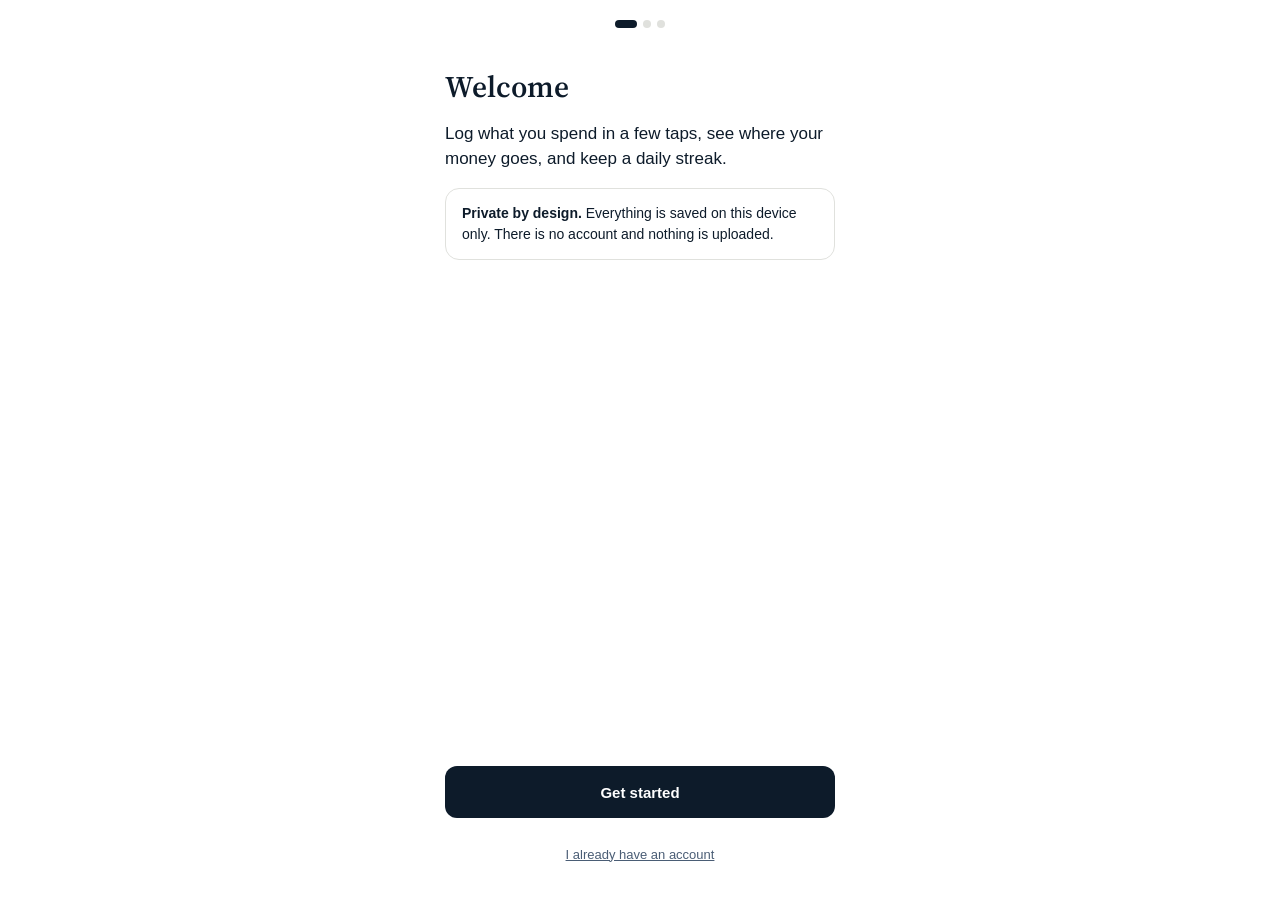
<file: index.html>
<!doctype html>
<html lang="en">
<head>
<meta charset="utf-8">
<meta name="viewport" content="width=device-width, initial-scale=1, viewport-fit=cover">
<meta name="theme-color" content="#FFFFFF">
<meta name="mobile-web-app-capable" content="yes">
<meta name="apple-mobile-web-app-capable" content="yes">
<meta name="apple-mobile-web-app-title" content="Budget">
<link rel="manifest" href="manifest.json">
<link rel="apple-touch-icon" href="icons/icon-180.png">
<title>Budget Tracker</title>
<link rel="stylesheet" href="https://fonts.googleapis.com/css2?family=Source+Serif+4:wght@600&display=swap">
<link rel="stylesheet" href="css/tokens.css">
<link rel="stylesheet" href="css/base.css">
<link rel="stylesheet" href="css/components.css">
<link rel="stylesheet" href="css/screens.css">
<link rel="stylesheet" href="css/cat.css">
</head>
<body>
<div class="app">
  <p class="sr" id="live" role="status" aria-live="polite"></p>
  <main>
    <section class="screen on" id="screen-log">
      <header class="head">
        <div><div class="cap" id="dateCap"></div><h1>What did you spend today?</h1></div>
        <div class="streak"><div class="serif" id="streakNum">0</div><div class="cap">day streak</div></div>
      </header>
      <div class="week" id="week" aria-label="This week"></div>
      <div class="amt">
        <div class="cap" id="catName">Choose a category</div>
        <div class="amt-row"><span class="serif cur">฿</span><input id="amount" inputmode="decimal" maxlength="9" placeholder="0" aria-label="Amount"></div>
        <div class="chips" id="chips"><button class="chip" data-add="20">+20</button><button class="chip" data-add="50">+50</button><button class="chip" data-add="100">+100</button><button class="chip" data-add="0">Clear</button></div>
        <div class="track"><i id="goalFill"></i></div>
        <div class="sub" id="goalText" aria-live="polite"></div>
        <div class="chips daterow" id="dates" role="group" aria-label="Date of expense"><button class="chip" data-day="0" aria-pressed="true">Today</button><button class="chip" data-day="1" aria-pressed="false">Yesterday</button><input type="date" id="logDate" aria-label="Pick another date"></div>
        <div class="sub" id="dateNote" aria-live="polite"></div>
      </div>
      <div class="grid" id="tiles" role="group" aria-label="Category"></div>
      <button class="btn" id="logBtn" disabled>Log expense</button>
      <button class="link" id="noSpendBtn">Nothing spent today</button>
    </section>

    <section class="screen" id="screen-stats">
      <header class="head"><div><div class="cap" id="statsCap"></div><h1>Stats</h1></div><button class="icon" id="settingsBtn" aria-label="Settings"><svg width="24" height="24" viewBox="0 0 24 24" fill="none" stroke="currentColor" stroke-width="1.8" stroke-linecap="round" stroke-linejoin="round" aria-hidden="true"><circle cx="12" cy="12" r="3"/><path d="M12 2v3M12 19v3M2 12h3M19 12h3M4.9 4.9l2.1 2.1M17 17l2.1 2.1M4.9 19.1L7 17M17 7l2.1-2.1"/></svg></button></header>
      <div class="seg" id="period"><button data-p="week">Week</button><button data-p="month" class="on">Month</button><button data-p="term">Term</button></div>
      <div>
        <div class="cap" id="remainLbl">Remaining</div>
        <div class="hero"><span class="serif" id="remain"></span><span class="sub" id="ofBudget"></span></div>
        <div class="track thin"><i id="budFill"></i></div>
      </div>
      <div class="kpis">
        <div><div class="cap">Spent</div><div class="serif" id="kSpent"></div></div>
        <button id="avgBtn"><div class="cap">Per day &rsaquo;</div><div class="serif" id="kAvg"></div></button>
        <div><div class="cap">Logged</div><div class="serif" id="kLog"></div></div>
      </div>
      <div><div class="cap">Spend vs budget pace</div><div id="trend"></div><div class="sub">Solid: actual / dashed: budget pace</div></div>
      <div><div class="cap" style="margin-bottom:6px">Top categories</div><div id="cats"></div></div>
      <div class="foot"><button class="link" id="sampleBtn">Load sample data</button></div>
    </section>
  </main>

  <div class="dock" id="dock"><div class="stage" aria-hidden="true"><div id="cat" data-state="sit"><div class="hopper"></div><span class="z">z</span></div></div></div>

  <nav class="tabs" id="tabs" aria-label="Sections">
    <button class="on" data-tab="log"><svg width="24" height="24" viewBox="0 0 24 24" fill="none" stroke="currentColor" stroke-width="1.8" stroke-linecap="round" aria-hidden="true"><circle cx="12" cy="12" r="9"/><path d="M12 8v8M8 12h8"/></svg>Log</button>
    <button data-tab="stats"><svg width="24" height="24" viewBox="0 0 24 24" fill="none" stroke="currentColor" stroke-width="2" stroke-linecap="round" aria-hidden="true"><path d="M5 20V12M12 20V5M19 20v-5"/></svg>Stats</button>
    <button data-tab="wrapped"><svg width="24" height="24" viewBox="0 0 24 24" fill="none" stroke="currentColor" stroke-width="1.8" stroke-linejoin="round" aria-hidden="true"><path d="M12 3l2.6 5.6 6 .7-4.5 4.1 1.2 6L12 16.4 6.7 19.4l1.2-6L3.4 9.3l6-.7z"/></svg>Wrapped</button>
  </nav>
</div>

<div class="layer" id="sheet" hidden><div class="scrim"></div><div class="sheet" role="dialog" aria-modal="true" aria-label="Daily spending"></div></div>
<div class="layer" id="settings" hidden><div class="scrim"></div><div class="sheet" role="dialog" aria-modal="true" aria-label="Settings"></div></div>
<div class="story" id="story" role="dialog" aria-modal="true" aria-label="Week in review" hidden></div>
<div class="story" id="onboard" role="dialog" aria-modal="true" aria-labelledby="obTitle" hidden></div>

<script src="js/core/utils.js"></script>
<script src="js/core/config.js"></script>
<script src="js/core/store.js"></script>
<script src="js/core/backup.js"></script>
<script src="js/core/sync.js"></script>
<script src="js/core/sample-data.js"></script>
<script src="js/components/charts.js"></script>
<script src="js/components/cat.js"></script>
<script src="js/screens/log.js"></script>
<script src="js/screens/stats.js"></script>
<script src="js/screens/daily-sheet.js"></script>
<script src="js/screens/wrapped.js"></script>
<script src="js/screens/settings.js"></script>
<script src="js/screens/onboarding.js"></script>
<script src="js/components/tabs.js"></script>
<script src="js/components/pwa.js"></script>
<script src="js/components/a11y.js"></script>
<script src="js/app.js"></script>
</body>
</html>
</file>
<file: css/tokens.css>
/* Design tokens: the approved white / navy / slate palette. Change colours here only. */
:root{
  --bg:#FFFFFF; --ink:#0D1B2A; --mute:#4A5D75; --line:#E0E1DD;
  --slate:#778DA9; --soft:#B4BDC9; --tint:#D9DFE7;
  --font:-apple-system,BlinkMacSystemFont,'Helvetica Neue',sans-serif;
  --serif:'Source Serif 4',Georgia,serif;
  --radius:12px; color-scheme:light;
}
</file>
<file: css/base.css>
/* Reset, page shell and typography. */
*,*::before,*::after{box-sizing:border-box}
[hidden]{display:none!important}
html,body{height:100%;margin:0}
body{background:var(--bg);color:var(--ink);font-family:var(--font);-webkit-font-smoothing:antialiased}
button{font:inherit;color:inherit;cursor:pointer}
.app{max-width:430px;height:100%;margin:0 auto;display:flex;flex-direction:column;padding-top:env(safe-area-inset-top,0px)}
main{flex:1;overflow-y:auto;padding:20px 20px 24px}
.screen{display:none;flex-direction:column;gap:16px}
.screen.on{display:flex}
h1{margin:4px 0 0;font:600 30px/1.15 var(--serif)}
.cap{font-size:11px;letter-spacing:.1em;text-transform:uppercase;color:var(--mute);font-weight:600}
.serif{font-family:var(--serif);font-weight:600}
.sub{font-size:12px;color:var(--mute)}
.btn{height:52px;border:0;border-radius:var(--radius);background:var(--ink);color:#fff;font-size:15px;font-weight:600;transition:transform .12s ease}
.btn:disabled{opacity:.4;cursor:default}
.link{min-height:44px;border:0;background:none;color:var(--mute);font-size:13px;font-weight:500;text-decoration:underline}
@media (prefers-reduced-motion:reduce){*{animation:none!important;transition:none!important}}
:focus-visible{outline:2px solid var(--slate);outline-offset:2px}
.sr{position:absolute;width:1px;height:1px;margin:-1px;overflow:hidden;clip:rect(0 0 0 0);white-space:nowrap}
</file>
<file: css/components.css>
/* Reusable components: tiles, chips, bars, segmented control, tab bar. */
.grid{display:grid;grid-template-columns:repeat(3,1fr);gap:10px}
.tile{height:52px;padding:0 4px;border:1px solid var(--line);border-radius:var(--radius);background:transparent;font-size:12px;font-weight:600;line-height:1.2;transition:transform .12s ease}
.tile[aria-pressed=true]{background:var(--ink);border-color:var(--ink);color:#fff}
.tile:active,.btn:active,.chip:active{transform:scale(.96)}
.chips{display:flex;justify-content:center;gap:8px;margin-top:10px}
.chip{height:40px;padding:0 14px;border:1px solid var(--line);border-radius:18px;background:transparent;font-size:12px;font-weight:600;transition:transform .12s ease}
.track{height:2px;background:var(--line);margin:12px 40px 8px}
.track i{display:block;height:100%;width:0;background:var(--ink);transition:width .4s ease}
.track.thin{height:4px;margin:8px 0 0;border-radius:2px}
.seg{display:flex;gap:2px;padding:2px;background:var(--line);border-radius:10px}
.seg button{flex:1;height:40px;border:0;border-radius:8px;background:transparent;color:var(--mute);font-size:12px;font-weight:600}
.seg button.on{background:var(--ink);color:#fff}
.row{display:grid;grid-template-columns:104px 1fr 84px;gap:10px;align-items:center;min-height:36px;border-top:1px solid var(--line);font-size:12px}
.row .v{text-align:right;color:var(--mute);font-variant-numeric:tabular-nums}
.row .v.over{color:var(--ink);font-weight:700}
.row.more{grid-template-columns:1fr auto;width:100%;border:0;border-top:1px solid var(--line);background:none;text-align:left;font-weight:600}
.bar{height:4px;border-radius:2px;background:var(--line)}
.bar i{display:block;height:4px;border-radius:2px;background:var(--slate)}
.bar i.over{background:var(--ink)}
.tabs{display:flex;border-top:1px solid var(--line);background:var(--bg);padding-bottom:env(safe-area-inset-bottom,0px)}
.tabs button{flex:1;height:56px;border:0;background:transparent;color:var(--mute);font-size:10px;font-weight:500;display:flex;flex-direction:column;align-items:center;justify-content:center;gap:3px}
.tabs button.on{color:var(--ink);font-weight:700}
.icon{min-width:44px;height:44px;border:0;background:transparent;display:flex;align-items:center;justify-content:center;font-weight:600}
.icon:disabled{color:var(--soft)}
.chip[aria-pressed=true]{background:var(--ink);border-color:var(--ink);color:#fff}
.daterow{align-items:center;flex-wrap:wrap}
.daterow input{height:40px;padding:0 12px;border:1px solid var(--line);border-radius:20px;background:var(--bg);color:var(--ink);font:inherit;font-size:12px;font-weight:600}
#dateNote{margin-top:6px;color:var(--ink);font-weight:600}
</file>
<file: css/screens.css>
/* Screen layouts: Log, Stats, daily spending sheet, Wrapped story. */
.head{display:flex;justify-content:space-between;align-items:flex-start}
.head h1{max-width:240px}
.streak{text-align:right}.streak .serif{font-size:32px;line-height:1}
.week{display:flex;justify-content:space-between;padding:0 4px;font-size:11px;font-weight:600;color:var(--mute);text-align:center}
.week span{width:24px}
.dot{display:block;width:12px;height:12px;margin:6px auto 0;border:1.5px solid var(--slate);border-radius:6px;background:transparent;transition:background-color .3s,transform .3s}
.dot.on{background:var(--ink);border-color:var(--ink)}
.dot.today{border:2px dashed var(--ink);background:transparent}
.dot.today.on{border-style:solid;background:var(--ink);transform:scale(1.2)}
.amt{text-align:center}
.amt-row{display:flex;justify-content:center;align-items:baseline;gap:4px;margin-top:4px}
.cur{font-size:40px;color:var(--mute)}
#amount{width:1.6ch;padding:0;border:0;border-radius:6px;background:transparent;color:var(--ink);outline:0;font:600 64px/1.15 var(--serif);font-variant-numeric:tabular-nums}
#amount:focus-visible{outline:2px solid var(--slate)}
.hero{display:flex;align-items:baseline;gap:8px;margin-top:4px}
.hero .serif{font-size:44px;line-height:1.1}
.kpis{display:grid;grid-template-columns:repeat(3,1fr);border-block:1px solid var(--line)}
.kpis>*{padding:10px 0 10px 12px;border:0;border-left:1px solid var(--line);background:none;text-align:left}
.kpis>:first-child{padding-left:0;border-left:0}
.kpis .serif{margin-top:2px;font-size:18px}
.foot{display:flex;justify-content:center;gap:16px}

/* Bottom sheet + calendar */
.layer{position:fixed;inset:0;z-index:20;display:flex;align-items:flex-end;justify-content:center}
.scrim{position:absolute;inset:0;background:rgba(13,27,42,.5)}
.sheet{position:relative;width:100%;max-width:430px;max-height:92%;overflow-y:auto;padding:8px 24px calc(24px + env(safe-area-inset-bottom,0px));background:var(--bg);border-radius:24px 24px 0 0}
.grab{width:36px;height:5px;margin:0 auto 6px;border-radius:3px;background:var(--line)}
.sheet-head,.month{display:flex;justify-content:space-between;align-items:center}
.sheet-head h2{margin:0;font:600 26px/1.2 var(--serif)}
.month{text-align:center}
.cal{display:grid;grid-template-columns:repeat(7,1fr);gap:6px}
.cal.lbl{margin:12px 0 6px;font-size:11px;font-weight:600;color:var(--mute);text-align:center}
.day{position:relative;aspect-ratio:1;padding:0;border:0;border-radius:10px;display:flex;flex-direction:column;align-items:center;justify-content:center;color:var(--ink);font-size:12px;font-weight:700;font-variant-numeric:tabular-nums}
.day u{text-decoration:none;font-size:10px;font-weight:500;line-height:1}
.day b{margin-top:3px;line-height:1.1}
.h1{background:var(--tint)}.h2{background:var(--soft)}.h3{background:var(--slate)}.h4{background:var(--ink);color:#fff}
.zero{background:var(--bg);border:1.5px solid var(--slate)}
.miss{background:var(--line);color:var(--mute)}
.future{border:1.5px dashed var(--line);background:none;color:var(--mute);font-weight:500}
.sel{box-shadow:0 0 0 2px var(--bg),0 0 0 4px var(--ink)}
.now::after{content:"";position:absolute;top:4px;right:4px;width:5px;height:5px;border-radius:3px;background:currentColor}
.legend{display:flex;flex-wrap:wrap;align-items:center;gap:6px 14px;margin-top:12px;font-size:11px;color:var(--mute)}
.legend i{display:inline-block;width:12px;height:12px;margin:0 2px;border-radius:4px;vertical-align:-2px}
.card{margin-top:12px;padding:12px 14px;border:1px solid var(--line);border-radius:14px}
.en{display:flex;justify-content:space-between;align-items:center;padding:6px 0;border-top:1px solid var(--line);font-size:13px;font-variant-numeric:tabular-nums}
.en.top{border-top:0;font-size:16px}
.en .x{width:36px;height:36px;border:0;background:none;color:var(--mute);font-size:16px}

/* Wrapped story */
.story{position:fixed;inset:0;z-index:30;display:flex;justify-content:center;background:var(--bg);overflow-y:auto}
.story-in{width:100%;max-width:430px;min-height:100%;display:flex;flex-direction:column;gap:18px;padding:calc(12px + env(safe-area-inset-top,0px)) 20px calc(24px + env(safe-area-inset-bottom,0px))}
.story-top{display:flex;justify-content:space-between;align-items:center}
.big{font-size:60px;line-height:1.1;margin-top:8px}
.navy{padding:18px;border-radius:16px;background:var(--ink);color:var(--line)}
.navy .cap,.navy .sub{color:var(--soft)}
.navy .name{margin-top:6px;font-size:34px;line-height:1.2}
.navy .bar{margin-top:14px;background:#22344A}
.li{display:flex;justify-content:space-between;padding:13px 0;border-top:1px solid var(--line);font-size:14px}
.li span:first-child{color:var(--mute)}.li span:last-child{font-weight:600}
.story-end{margin-top:auto;display:flex;flex-direction:column;gap:14px}
.story-end .row2{display:flex;justify-content:space-between;align-items:flex-end}

/* Settings */
.set{margin-top:18px}
.set>.cap{margin-bottom:8px}
.field{display:flex;justify-content:space-between;align-items:center;gap:12px;min-height:52px;border-top:1px solid var(--line);font-size:14px}
.field input,.field select,.crow input[type=text],.crow input[type=number]{height:40px;padding:0 10px;border:1px solid var(--line);border-radius:10px;background:var(--bg);color:var(--ink);font:inherit;font-size:14px}
.field input{width:110px;text-align:right}
.crow{display:grid;grid-template-columns:1fr 92px;gap:8px;padding:10px 0;border-top:1px solid var(--line)}
.crow input[type=number]{width:100%;text-align:right}
.crow .opts{grid-column:1/-1;display:flex;gap:18px;font-size:12px;color:var(--mute)}
.crow label{display:flex;align-items:center;gap:6px;min-height:28px}
.actions{display:flex;flex-wrap:wrap;gap:8px;margin-top:8px}
.pill{height:40px;padding:0 16px;border:1px solid var(--ink);border-radius:20px;background:none;font-size:13px;font-weight:600}

/* First-time setup */
.dots{display:flex;justify-content:center;gap:6px;padding:8px 0}
.dots i{width:8px;height:8px;border-radius:4px;background:var(--line)}
.dots i.on{width:22px;background:var(--ink)}
.ob-body{display:flex;flex-direction:column;gap:16px;padding-top:12px}
.ob-body h1:focus{outline:0}
.lead{margin:0;font-size:17px;line-height:1.5}
.note{padding:14px 16px;border:1px solid var(--line);border-radius:14px;font-size:14px;line-height:1.5}
.checks{display:grid;grid-template-columns:1fr 1fr;gap:8px}
.check{display:flex;align-items:center;gap:10px;min-height:48px;padding:0 12px;border:1px solid var(--line);border-radius:12px;font-size:14px}
.check input{width:20px;height:20px;accent-color:var(--ink)}
.field input[type=email],.field input[type=password]{width:190px;text-align:left}
.rm{margin-left:auto;min-height:28px;border:0;background:none;color:var(--mute);font-size:12px;text-decoration:underline}
.rmbox{grid-column:1/-1;display:flex;flex-direction:column;gap:8px;padding:12px;border:1px solid var(--line);border-radius:12px}
.rmbox select{height:40px;padding:0 10px;border:1px solid var(--line);border-radius:10px;background:var(--bg);color:var(--ink);font:inherit;font-size:14px}
.ed{min-height:36px;padding:0 8px;border:0;background:none;color:var(--mute);font-size:12px;text-decoration:underline}
.edit{display:flex;flex-direction:column;gap:10px;padding:10px 0;border-top:1px solid var(--line)}
.edit label{display:flex;justify-content:space-between;align-items:center;gap:12px;font-size:13px}
.edit input,.edit select{height:40px;min-width:160px;padding:0 10px;border:1px solid var(--line);border-radius:10px;background:var(--bg);color:var(--ink);font:inherit;font-size:14px}
.edit input[type=number]{text-align:right}
</file>
<file: css/cat.css>
/* The wandering cat: layout, walk / nap / hop animations and the tap heart. */
.dock{padding:0 20px;background:var(--bg)}
.stage{position:relative;height:44px;pointer-events:none}
#cat{position:absolute;left:0;bottom:2px;width:40px;height:32px;pointer-events:auto;cursor:pointer;-webkit-tap-highlight-color:transparent;transition-property:transform;transition-timing-function:linear;transform:translateX(40px)}
#cat svg{display:block;width:40px;height:32px;color:#0D1B2A;transform:scaleX(var(--dir,1))}
.hopper{transform-origin:50% 100%}
.hopper.hop{animation:hop .5s ease-out}
.eye{fill:#fff;transform-box:fill-box;transform-origin:center}
.leg{transform-box:fill-box;transform-origin:50% 0}
.tail{transform-box:fill-box;transform-origin:100% 100%;animation:wag 1.6s ease-in-out infinite alternate}
[data-state=walk] .a{animation:swing .5s ease-in-out infinite alternate}
[data-state=walk] .b{animation:swing .5s ease-in-out infinite alternate-reverse}
[data-state=nap] .hopper{transform:scaleY(.78)}
[data-state=nap] .eye{transform:scaleY(.15)}
.z{position:absolute;left:30px;top:-2px;font-size:11px;font-weight:600;color:var(--mute);opacity:0}
[data-state=nap] .z{animation:zz 2s ease-in-out infinite}
.heart{position:absolute;left:14px;top:-6px;font-size:16px;line-height:1;pointer-events:none;animation:heart 1s ease-out forwards}
@keyframes swing{from{transform:rotate(-28deg)}to{transform:rotate(28deg)}}
@keyframes wag{from{transform:rotate(-8deg)}to{transform:rotate(12deg)}}
@keyframes hop{40%{transform:translateY(-14px)}100%{transform:translateY(0)}}
@keyframes zz{0%{opacity:0;transform:translateY(6px)}50%{opacity:1}100%{opacity:0;transform:translateY(-6px)}}
@keyframes heart{0%{opacity:0;transform:translateY(8px) scale(.6)}25%{opacity:1}100%{opacity:0;transform:translateY(-26px) scale(1.1)}}
</file>
